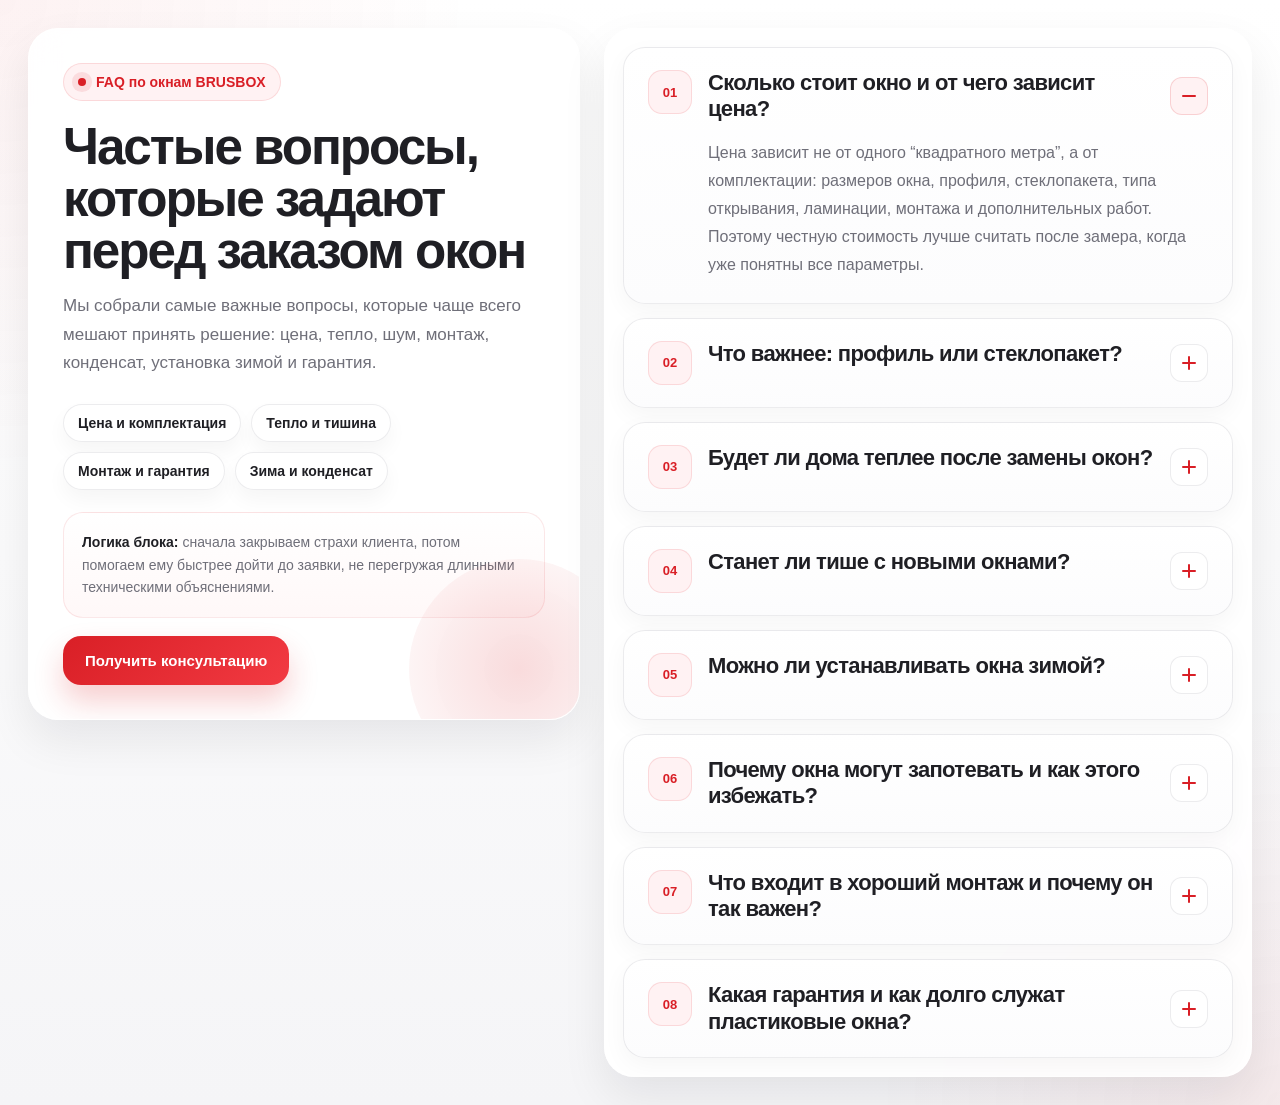
<file: faq.html>
<!DOCTYPE html>
<html lang="ru">
<head>
  <meta charset="UTF-8" />
  <meta name="viewport" content="width=device-width, initial-scale=1.0" />
  <title>FAQ — окна BRUSBOX</title>
  <style>
    :root {
      --bg: #f5f5f7;
      --card: #ffffff;
      --text: #1f1f24;
      --muted: #6f6f79;
      --line: rgba(15, 23, 42, 0.08);
      --red: #d91f26;
      --red-dark: #b9161d;
      --red-soft: #fff2f3;
      --shadow: 0 20px 45px rgba(18, 18, 28, 0.08);
      --radius-xl: 30px;
      --radius-lg: 22px;
      --radius-md: 18px;
      --transition: 260ms cubic-bezier(.2,.8,.2,1);
    }

    * { box-sizing: border-box; }

    html, body {
      margin: 0;
      padding: 0;
      font-family: Inter, Arial, sans-serif;
      background:
        radial-gradient(circle at top left, rgba(217,31,38,.06), transparent 28%),
        radial-gradient(circle at bottom right, rgba(217,31,38,.06), transparent 24%),
        linear-gradient(180deg, #ffffff 0%, var(--bg) 100%);
      color: var(--text);
    }

    body {
      padding: 28px;
    }

    .faq-wrap {
      max-width: 1320px;
      margin: 0 auto;
    }

    .faq-section {
      display: grid;
      grid-template-columns: 0.92fr 1.08fr;
      gap: 24px;
      align-items: start;
    }

    .faq-intro,
    .faq-list {
      background: rgba(255,255,255,.92);
      border: 1px solid rgba(255,255,255,.8);
      border-radius: var(--radius-xl);
      box-shadow: var(--shadow);
      backdrop-filter: blur(14px);
    }

    .faq-intro {
      position: sticky;
      top: 24px;
      padding: 34px;
      overflow: hidden;
    }

    .faq-intro::before {
      content: "";
      position: absolute;
      right: -50px;
      bottom: -60px;
      width: 220px;
      height: 220px;
      border-radius: 50%;
      background: radial-gradient(circle, rgba(217,31,38,.16), rgba(217,31,38,0));
      pointer-events: none;
    }

    .faq-kicker {
      display: inline-flex;
      align-items: center;
      gap: 10px;
      padding: 10px 14px;
      border-radius: 999px;
      background: var(--red-soft);
      color: var(--red);
      border: 1px solid rgba(217,31,38,.12);
      font-size: 14px;
      font-weight: 800;
    }

    .faq-kicker::before {
      content: "";
      width: 8px;
      height: 8px;
      border-radius: 50%;
      background: var(--red);
      box-shadow: 0 0 0 6px rgba(217,31,38,.1);
    }

    .faq-title {
      margin: 20px 0 14px;
      font-size: clamp(34px, 4vw, 54px);
      line-height: 1.02;
      letter-spacing: -0.04em;
      max-width: 560px;
    }

    .faq-text {
      margin: 0;
      max-width: 560px;
      color: var(--muted);
      font-size: 17px;
      line-height: 1.7;
    }

    .faq-chips {
      display: flex;
      flex-wrap: wrap;
      gap: 10px;
      margin-top: 26px;
    }

    .faq-chip {
      display: inline-flex;
      align-items: center;
      padding: 10px 14px;
      border-radius: 999px;
      background: #fff;
      border: 1px solid rgba(15,23,42,.08);
      color: var(--text);
      font-size: 14px;
      font-weight: 700;
      box-shadow: 0 10px 20px rgba(20,20,30,.04);
    }

    .faq-note {
      margin-top: 22px;
      padding: 18px 18px;
      border-radius: 20px;
      background: linear-gradient(180deg, #ffffff, #fff8f8);
      border: 1px solid rgba(217,31,38,.1);
      color: var(--muted);
      font-size: 14px;
      line-height: 1.6;
    }

    .faq-note strong {
      color: var(--text);
    }

    .faq-list {
      padding: 18px;
    }

    .faq-item {
      border: 1px solid rgba(15,23,42,.08);
      border-radius: 22px;
      background: linear-gradient(180deg, #ffffff, #fcfcfd);
      overflow: hidden;
      transition: box-shadow var(--transition), border-color var(--transition), transform var(--transition);
      box-shadow: 0 8px 24px rgba(20,20,30,.04);
    }

    .faq-item + .faq-item {
      margin-top: 14px;
    }

    .faq-item:hover {
      border-color: rgba(217,31,38,.16);
      box-shadow: 0 16px 32px rgba(217,31,38,.08);
      transform: translateY(-2px);
    }

    .faq-question {
      width: 100%;
      border: 0;
      background: transparent;
      text-align: left;
      padding: 22px 24px;
      display: flex;
      align-items: center;
      justify-content: space-between;
      gap: 16px;
      cursor: pointer;
      color: var(--text);
    }

    .faq-question-left {
      display: flex;
      align-items: flex-start;
      gap: 16px;
      min-width: 0;
    }

    .faq-index {
      min-width: 44px;
      height: 44px;
      border-radius: 14px;
      display: inline-flex;
      align-items: center;
      justify-content: center;
      background: var(--red-soft);
      color: var(--red);
      font-size: 13px;
      font-weight: 900;
      border: 1px solid rgba(217,31,38,.12);
      flex: 0 0 auto;
    }

    .faq-question-text {
      font-size: 22px;
      font-weight: 800;
      line-height: 1.2;
      letter-spacing: -0.03em;
    }

    .faq-icon {
      width: 38px;
      height: 38px;
      border-radius: 12px;
      background: #fff;
      border: 1px solid rgba(15,23,42,.08);
      position: relative;
      flex: 0 0 auto;
      transition: transform var(--transition), background var(--transition), border-color var(--transition);
    }

    .faq-icon::before,
    .faq-icon::after {
      content: "";
      position: absolute;
      top: 50%;
      left: 50%;
      background: var(--red);
      border-radius: 999px;
      transform: translate(-50%, -50%);
      transition: transform var(--transition), opacity var(--transition);
    }

    .faq-icon::before {
      width: 14px;
      height: 2px;
    }

    .faq-icon::after {
      width: 2px;
      height: 14px;
    }

    .faq-answer {
      display: grid;
      grid-template-rows: 0fr;
      transition: grid-template-rows var(--transition);
    }

    .faq-answer-inner {
      overflow: hidden;
    }

    .faq-answer-content {
      padding: 0 24px 24px 84px;
      color: var(--muted);
      font-size: 16px;
      line-height: 1.75;
      max-width: 820px;
    }

    .faq-item.active .faq-answer {
      grid-template-rows: 1fr;
    }

    .faq-item.active .faq-icon {
      background: var(--red-soft);
      border-color: rgba(217,31,38,.16);
      transform: rotate(180deg);
    }

    .faq-item.active .faq-icon::after {
      opacity: 0;
      transform: translate(-50%, -50%) scaleY(0);
    }

    .faq-item.active .faq-question {
      padding-bottom: 16px;
    }

    .faq-cta {
      margin-top: 18px;
      display: flex;
      justify-content: flex-start;
    }

    .faq-button {
      appearance: none;
      border: 0;
      border-radius: 18px;
      padding: 16px 22px;
      color: #fff;
      font-size: 15px;
      font-weight: 800;
      cursor: pointer;
      background: linear-gradient(135deg, var(--red), #f23a42);
      box-shadow: 0 16px 30px rgba(217,31,38,.22);
      transition: transform var(--transition), box-shadow var(--transition), background var(--transition);
    }

    .faq-button:hover {
      transform: translateY(-2px);
      box-shadow: 0 20px 36px rgba(217,31,38,.28);
      background: linear-gradient(135deg, var(--red-dark), var(--red));
    }

    @media (max-width: 1080px) {
      .faq-section {
        grid-template-columns: 1fr;
      }

      .faq-intro {
        position: static;
      }
    }

    @media (max-width: 760px) {
      body {
        padding: 14px;
      }

      .faq-intro,
      .faq-list {
        border-radius: 24px;
      }

      .faq-intro {
        padding: 24px;
      }

      .faq-list {
        padding: 12px;
      }

      .faq-question {
        padding: 18px 18px;
      }

      .faq-question-left {
        gap: 12px;
      }

      .faq-question-text {
        font-size: 18px;
      }

      .faq-answer-content {
        padding: 0 18px 18px 18px;
        font-size: 15px;
      }

      .faq-index {
        min-width: 38px;
        height: 38px;
        border-radius: 12px;
      }
    }
  </style>
</head>
<body>
  <div class="faq-wrap">
    <section class="faq-section">
      <div class="faq-intro">
        <div class="faq-kicker">FAQ по окнам BRUSBOX</div>
        <h2 class="faq-title">Частые вопросы, которые задают перед заказом окон</h2>
        <p class="faq-text">
          Мы собрали самые важные вопросы, которые чаще всего мешают принять решение: цена, тепло, шум,
          монтаж, конденсат, установка зимой и гарантия.
        </p>

        <div class="faq-chips">
          <div class="faq-chip">Цена и комплектация</div>
          <div class="faq-chip">Тепло и тишина</div>
          <div class="faq-chip">Монтаж и гарантия</div>
          <div class="faq-chip">Зима и конденсат</div>
        </div>

        <div class="faq-note">
          <strong>Логика блока:</strong> сначала закрываем страхи клиента, потом помогаем ему быстрее дойти до заявки,
          не перегружая длинными техническими объяснениями.
        </div>

        <div class="faq-cta">
          <button class="faq-button" type="button">Получить консультацию</button>
        </div>
      </div>

      <div class="faq-list" id="faqList">
        <div class="faq-item active">
          <button class="faq-question" type="button">
            <div class="faq-question-left">
              <div class="faq-index">01</div>
              <div class="faq-question-text">Сколько стоит окно и от чего зависит цена?</div>
            </div>
            <div class="faq-icon"></div>
          </button>
          <div class="faq-answer">
            <div class="faq-answer-inner">
              <div class="faq-answer-content">
                Цена зависит не от одного “квадратного метра”, а от комплектации: размеров окна, профиля,
                стеклопакета, типа открывания, ламинации, монтажа и дополнительных работ. Поэтому честную
                стоимость лучше считать после замера, когда уже понятны все параметры.
              </div>
            </div>
          </div>
        </div>

        <div class="faq-item">
          <button class="faq-question" type="button">
            <div class="faq-question-left">
              <div class="faq-index">02</div>
              <div class="faq-question-text">Что важнее: профиль или стеклопакет?</div>
            </div>
            <div class="faq-icon"></div>
          </button>
          <div class="faq-answer">
            <div class="faq-answer-inner">
              <div class="faq-answer-content">
                Важны оба элемента, но работают они в связке. Профиль отвечает за жёсткость, герметичность
                и основу конструкции, а стеклопакет сильно влияет на тепло и шум. Поэтому правильно выбирать
                не “лучший профиль отдельно”, а окно как готовую систему под вашу задачу.
              </div>
            </div>
          </div>
        </div>

        <div class="faq-item">
          <button class="faq-question" type="button">
            <div class="faq-question-left">
              <div class="faq-index">03</div>
              <div class="faq-question-text">Будет ли дома теплее после замены окон?</div>
            </div>
            <div class="faq-icon"></div>
          </button>
          <div class="faq-answer">
            <div class="faq-answer-inner">
              <div class="faq-answer-content">
                Да, если окно подобрано под условия квартиры или дома и установлено без ошибок. Обычно
                эффект заметен за счёт лучшей герметичности, отсутствия сквозняков и более тёплого стеклопакета.
                Для холодных помещений особенно важно не экономить на комплектации и монтаже.
              </div>
            </div>
          </div>
        </div>

        <div class="faq-item">
          <button class="faq-question" type="button">
            <div class="faq-question-left">
              <div class="faq-index">04</div>
              <div class="faq-question-text">Станет ли тише с новыми окнами?</div>
            </div>
            <div class="faq-icon"></div>
          </button>
          <div class="faq-answer">
            <div class="faq-answer-inner">
              <div class="faq-answer-content">
                Обычно да, но уровень тишины зависит не только от профиля. Имеют значение сам стеклопакет,
                герметичность, качество уплотнения и монтаж. Если окна выходят на дорогу или шумный двор,
                лучше сразу подбирать решение с упором именно на шумоизоляцию, а не брать “обычный вариант”.
              </div>
            </div>
          </div>
        </div>

        <div class="faq-item">
          <button class="faq-question" type="button">
            <div class="faq-question-left">
              <div class="faq-index">05</div>
              <div class="faq-question-text">Можно ли устанавливать окна зимой?</div>
            </div>
            <div class="faq-icon"></div>
          </button>
          <div class="faq-answer">
            <div class="faq-answer-inner">
              <div class="faq-answer-content">
                Можно, если монтаж выполняется по технологии и с материалами, рассчитанными на холодный сезон.
                Важно, чтобы компания соблюдала температурный режим, правильно готовила проём и не работала
                “на скорую руку”. Если на улице слишком холодно для качественного монтажа, день установки
                лучше перенести.
              </div>
            </div>
          </div>
        </div>

        <div class="faq-item">
          <button class="faq-question" type="button">
            <div class="faq-question-left">
              <div class="faq-index">06</div>
              <div class="faq-question-text">Почему окна могут запотевать и как этого избежать?</div>
            </div>
            <div class="faq-icon"></div>
          </button>
          <div class="faq-answer">
            <div class="faq-answer-inner">
              <div class="faq-answer-content">
                Запотевание не всегда говорит о “плохом окне”. Причиной могут быть влажность в помещении,
                слабое проветривание, холодный монтажный шов или ошибки установки. Если на стекле иногда
                появляются капли в сильный мороз — это одно. Если есть постоянная сырость, лужи, лёд или
                плесень на откосах — это уже повод проверять монтаж и микроклимат.
              </div>
            </div>
          </div>
        </div>

        <div class="faq-item">
          <button class="faq-question" type="button">
            <div class="faq-question-left">
              <div class="faq-index">07</div>
              <div class="faq-question-text">Что входит в хороший монтаж и почему он так важен?</div>
            </div>
            <div class="faq-icon"></div>
          </button>
          <div class="faq-answer">
            <div class="faq-answer-inner">
              <div class="faq-answer-content">
                Хороший монтаж — это не просто “поставили и запенили”. Важно правильно подготовить проём,
                ровно выставить окно, надёжно закрепить его, грамотно защитить монтажный шов и отрегулировать
                створки. Даже качественное окно может дуть, промерзать или запотевать, если монтаж выполнен
                с нарушениями.
              </div>
            </div>
          </div>
        </div>

        <div class="faq-item">
          <button class="faq-question" type="button">
            <div class="faq-question-left">
              <div class="faq-index">08</div>
              <div class="faq-question-text">Какая гарантия и как долго служат пластиковые окна?</div>
            </div>
            <div class="faq-icon"></div>
          </button>
          <div class="faq-answer">
            <div class="faq-answer-inner">
              <div class="faq-answer-content">
                Хорошие окна служат много лет, но срок зависит от комплектующих, сборки, монтажа и ухода.
                При заказе лучше сразу уточнять отдельно гарантию на само изделие, на монтаж и на фурнитуру.
                Это помогает избежать ситуации, когда продавец отвечает только за часть работы, а не за результат в целом.
              </div>
            </div>
          </div>
        </div>
      </div>
    </section>
  </div>

  <script>
    const items = document.querySelectorAll('.faq-item');

    items.forEach((item) => {
      const button = item.querySelector('.faq-question');

      button.addEventListener('click', () => {
        const isActive = item.classList.contains('active');

        items.forEach((el) => el.classList.remove('active'));

        if (!isActive) {
          item.classList.add('active');
        }
      });
    });
  </script>
</body>
</html>
</file>
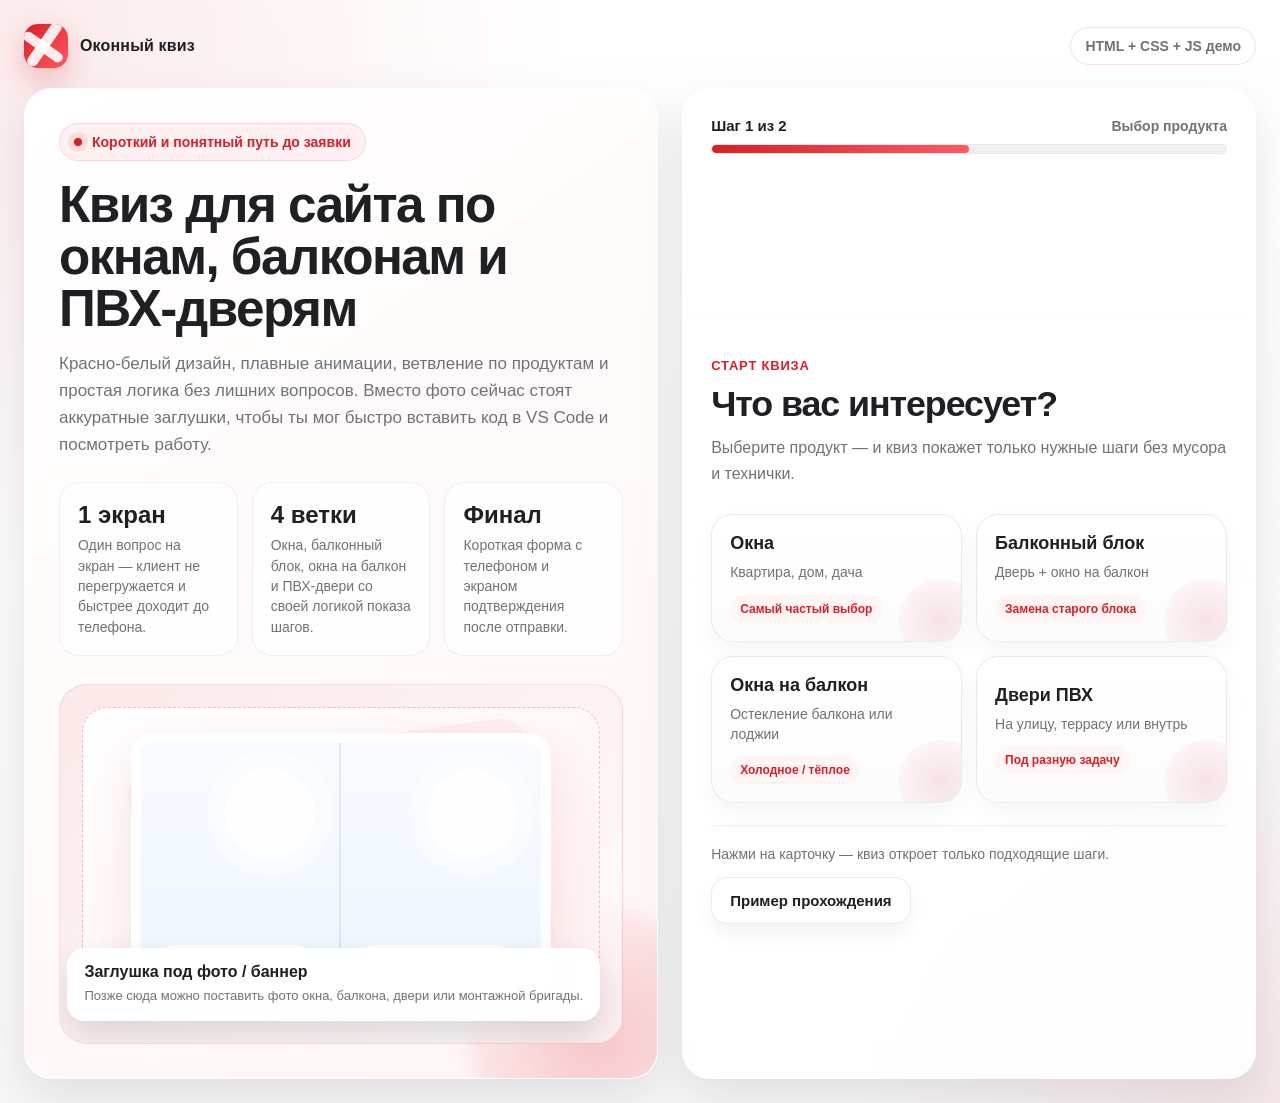
<file: калькулятор.html>
<!DOCTYPE html>
<html lang="ru">
<head>
  <meta charset="UTF-8" />
  <meta name="viewport" content="width=device-width, initial-scale=1.0" />
  <title>Квиз для оконного сайта</title>
  <style>
    :root {
      --bg: #f7f7f8;
      --card: rgba(255,255,255,.92);
      --card-strong: #ffffff;
      --text: #1f1f24;
      --muted: #71717a;
      --line: rgba(15, 23, 42, 0.08);
      --red: #d91f26;
      --red-dark: #b9161d;
      --red-soft: #fff1f2;
      --shadow: 0 18px 45px rgba(20, 20, 30, 0.10);
      --radius-xl: 28px;
      --radius-lg: 22px;
      --radius-md: 18px;
      --radius-sm: 14px;
      --transition: 280ms cubic-bezier(.2,.8,.2,1);
    }

    * { box-sizing: border-box; }

    html, body {
      margin: 0;
      padding: 0;
      min-height: 100%;
      font-family: Inter, Arial, sans-serif;
      background:
        radial-gradient(circle at top left, rgba(217,31,38,.09), transparent 34%),
        radial-gradient(circle at bottom right, rgba(217,31,38,.08), transparent 26%),
        linear-gradient(180deg, #ffffff 0%, #f7f7f8 100%);
      color: var(--text);
    }

    body {
      padding: 24px;
    }

    .page {
      max-width: 1320px;
      margin: 0 auto;
    }

    .topbar {
      display: flex;
      align-items: center;
      justify-content: space-between;
      gap: 16px;
      margin-bottom: 20px;
    }

    .brand {
      display: inline-flex;
      align-items: center;
      gap: 12px;
      font-weight: 800;
      letter-spacing: .01em;
    }

    .brand-mark {
      width: 44px;
      height: 44px;
      border-radius: 14px;
      background: linear-gradient(135deg, var(--red), #ff5a60);
      box-shadow: 0 12px 30px rgba(217,31,38,.26);
      position: relative;
      overflow: hidden;
    }

    .brand-mark::before,
    .brand-mark::after {
      content: "";
      position: absolute;
      background: rgba(255,255,255,.9);
      border-radius: 999px;
    }

    .brand-mark::before {
      width: 11px;
      height: 52px;
      transform: rotate(35deg);
      top: -6px;
      left: 15px;
    }

    .brand-mark::after {
      width: 46px;
      height: 10px;
      transform: rotate(35deg);
      top: 18px;
      left: -4px;
    }

    .badge {
      padding: 10px 14px;
      border-radius: 999px;
      background: rgba(255,255,255,.8);
      border: 1px solid rgba(217,31,38,.14);
      color: var(--muted);
      font-size: 14px;
      font-weight: 600;
      backdrop-filter: blur(10px);
    }

    .shell {
      display: grid;
      grid-template-columns: 1.05fr .95fr;
      gap: 24px;
      align-items: stretch;
    }

    .hero,
    .quiz-card {
      border-radius: var(--radius-xl);
      border: 1px solid rgba(255,255,255,.7);
      background: var(--card);
      box-shadow: var(--shadow);
      backdrop-filter: blur(20px);
      overflow: hidden;
      min-height: 720px;
    }

    .hero {
      position: relative;
      padding: 34px;
      display: flex;
      flex-direction: column;
      justify-content: space-between;
      background:
        linear-gradient(145deg, #ffffff 0%, #fff5f5 100%);
    }

    .hero::before {
      content: "";
      position: absolute;
      inset: auto -70px -90px auto;
      width: 260px;
      height: 260px;
      border-radius: 50%;
      background: radial-gradient(circle, rgba(217,31,38,.22), rgba(217,31,38,0));
      filter: blur(8px);
    }

    .eyebrow {
      display: inline-flex;
      width: fit-content;
      align-items: center;
      gap: 10px;
      padding: 10px 14px;
      border-radius: 999px;
      background: var(--red-soft);
      color: var(--red);
      font-weight: 700;
      font-size: 14px;
      border: 1px solid rgba(217,31,38,.12);
    }

    .eyebrow-dot {
      width: 8px;
      height: 8px;
      border-radius: 50%;
      background: var(--red);
      box-shadow: 0 0 0 6px rgba(217,31,38,.1);
    }

    .hero h1 {
      margin: 18px 0 14px;
      font-size: clamp(32px, 4vw, 54px);
      line-height: 1.02;
      letter-spacing: -0.03em;
    }

    .hero p {
      margin: 0;
      max-width: 640px;
      color: var(--muted);
      font-size: 17px;
      line-height: 1.6;
    }

    .hero-grid {
      display: grid;
      grid-template-columns: repeat(3, 1fr);
      gap: 14px;
      margin-top: 24px;
    }

    .hero-stat {
      background: rgba(255,255,255,.74);
      border: 1px solid rgba(15,23,42,.06);
      border-radius: 20px;
      padding: 18px;
    }

    .hero-stat strong {
      display: block;
      font-size: 24px;
      margin-bottom: 6px;
    }

    .hero-stat span {
      color: var(--muted);
      font-size: 14px;
      line-height: 1.45;
    }

    .placeholder-wrap {
      margin-top: 28px;
      position: relative;
      min-height: 360px;
      border-radius: 28px;
      overflow: hidden;
      background:
        linear-gradient(145deg, rgba(217,31,38,.08), rgba(255,255,255,.75));
      border: 1px solid rgba(217,31,38,.12);
    }

    .placeholder-main {
      position: absolute;
      inset: 22px;
      border-radius: 26px;
      background: linear-gradient(145deg, #ffffff, #fff1f2);
      border: 1px dashed rgba(217,31,38,.28);
      display: grid;
      place-items: center;
      overflow: hidden;
    }

    .placeholder-main::before {
      content: "";
      position: absolute;
      width: 78%;
      height: 78%;
      border-radius: 28px;
      background: linear-gradient(135deg, rgba(217,31,38,.08), rgba(217,31,38,.02));
      transform: rotate(-8deg);
    }

    .window-graphic {
      position: relative;
      width: min(82%, 420px);
      aspect-ratio: 16 / 10;
      border-radius: 22px;
      background: linear-gradient(180deg, #ffffff, #f8fafc);
      border: 10px solid #ffffff;
      box-shadow:
        0 20px 50px rgba(217,31,38,.12),
        inset 0 0 0 1px rgba(15,23,42,.08);
      display: grid;
      grid-template-columns: 1fr 1fr;
      overflow: hidden;
      z-index: 2;
    }

    .window-graphic .pane {
      position: relative;
      background:
        linear-gradient(180deg, #f8fbff 0%, #eef6ff 100%);
      border-right: 2px solid rgba(15,23,42,.08);
    }

    .window-graphic .pane:last-child { border-right: 0; }

    .window-graphic .pane::before,
    .window-graphic .pane::after {
      content: "";
      position: absolute;
      background: rgba(255,255,255,.88);
      border-radius: 999px;
    }

    .window-graphic .pane::before {
      width: 90px;
      height: 90px;
      top: 26px;
      right: 24px;
      box-shadow: 0 0 0 18px rgba(255,255,255,.35);
    }

    .window-graphic .pane::after {
      width: 140px;
      height: 12px;
      bottom: 28px;
      left: 24px;
    }

    .floating-card {
      position: absolute;
      bottom: 22px;
      right: 22px;
      z-index: 3;
      background: rgba(255,255,255,.95);
      border-radius: 18px;
      padding: 14px 16px;
      box-shadow: 0 16px 35px rgba(20,20,30,.14);
      border: 1px solid rgba(255,255,255,.85);
      min-width: 220px;
      animation: float 4.5s ease-in-out infinite;
    }

    .floating-card strong {
      display: block;
      font-size: 16px;
      margin-bottom: 6px;
    }

    .floating-card span {
      display: block;
      color: var(--muted);
      font-size: 13px;
      line-height: 1.45;
    }

    .quiz-card {
      padding: 28px;
      display: flex;
      flex-direction: column;
      position: relative;
      background: linear-gradient(180deg, rgba(255,255,255,.96) 0%, rgba(255,255,255,.90) 100%);
    }

    .quiz-top {
      display: flex;
      gap: 16px;
      align-items: center;
      justify-content: space-between;
      margin-bottom: 22px;
      flex-wrap: wrap;
    }

    .progress-block {
      flex: 1 1 320px;
    }

    .progress-row {
      display: flex;
      align-items: center;
      justify-content: space-between;
      gap: 12px;
      margin-bottom: 10px;
    }

    .progress-row strong {
      font-size: 15px;
    }

    .progress-row span {
      color: var(--muted);
      font-size: 14px;
      font-weight: 600;
    }

    .progress {
      position: relative;
      height: 10px;
      border-radius: 999px;
      background: #f1f2f4;
      overflow: hidden;
      border: 1px solid rgba(15,23,42,.05);
    }

    .progress-fill {
      width: 20%;
      height: 100%;
      border-radius: inherit;
      background: linear-gradient(90deg, var(--red), #ff5a60);
      transition: width var(--transition);
      box-shadow: 0 8px 18px rgba(217,31,38,.28);
    }

    .summary-pills {
      display: flex;
      flex-wrap: wrap;
      gap: 8px;
      margin-top: 14px;
      min-height: 42px;
    }

    .pill {
      display: inline-flex;
      align-items: center;
      gap: 8px;
      padding: 9px 12px;
      border-radius: 999px;
      background: #fff5f5;
      border: 1px solid rgba(217,31,38,.12);
      color: #a7191f;
      font-size: 13px;
      font-weight: 700;
      animation: popIn .22s ease;
    }

    .question-shell {
      flex: 1;
      display: flex;
      flex-direction: column;
      justify-content: center;
      position: relative;
    }

    .question-view {
      animation: enter .32s ease;
    }

    .question-meta {
      color: var(--red);
      font-size: 13px;
      font-weight: 800;
      letter-spacing: .06em;
      text-transform: uppercase;
      margin-bottom: 12px;
    }

    .question-title {
      margin: 0;
      font-size: clamp(26px, 2.8vw, 38px);
      line-height: 1.08;
      letter-spacing: -0.03em;
    }

    .question-desc {
      color: var(--muted);
      line-height: 1.6;
      margin: 12px 0 0;
      max-width: 560px;
      font-size: 16px;
    }

    .options-grid {
      display: grid;
      grid-template-columns: repeat(2, minmax(0, 1fr));
      gap: 14px;
      margin-top: 28px;
    }

    .option {
      position: relative;
      width: 100%;
      text-align: left;
      padding: 18px 18px 18px 18px;
      border-radius: 22px;
      border: 1px solid rgba(15,23,42,.08);
      background: linear-gradient(180deg, #ffffff, #fcfcfd);
      color: var(--text);
      cursor: pointer;
      transition: transform var(--transition), box-shadow var(--transition), border-color var(--transition), background var(--transition);
      min-height: 108px;
      box-shadow: 0 10px 25px rgba(20,20,30,.04);
      overflow: hidden;
    }

    .option:hover {
      transform: translateY(-3px);
      border-color: rgba(217,31,38,.22);
      box-shadow: 0 18px 35px rgba(217,31,38,.10);
      background: linear-gradient(180deg, #ffffff, #fff7f7);
    }

    .option::after {
      content: "";
      position: absolute;
      inset: auto -22px -22px auto;
      width: 84px;
      height: 84px;
      border-radius: 50%;
      background: radial-gradient(circle, rgba(217,31,38,.12), rgba(217,31,38,0));
    }

    .option-title {
      font-size: 18px;
      font-weight: 800;
      margin-bottom: 8px;
      position: relative;
      z-index: 1;
    }

    .option-sub {
      color: var(--muted);
      font-size: 14px;
      line-height: 1.45;
      position: relative;
      z-index: 1;
    }

    .option-tag {
      margin-top: 12px;
      display: inline-flex;
      align-items: center;
      padding: 7px 10px;
      border-radius: 999px;
      background: #fff5f5;
      color: var(--red);
      font-size: 12px;
      font-weight: 800;
      position: relative;
      z-index: 1;
    }

    .controls {
      display: flex;
      align-items: center;
      justify-content: space-between;
      gap: 12px;
      margin-top: 22px;
      padding-top: 18px;
      border-top: 1px solid rgba(15,23,42,.06);
      flex-wrap: wrap;
    }

    .control-left,
    .control-right {
      display: flex;
      align-items: center;
      gap: 12px;
      flex-wrap: wrap;
    }

    .btn {
      appearance: none;
      border: 0;
      border-radius: 16px;
      padding: 14px 18px;
      font-size: 15px;
      font-weight: 800;
      cursor: pointer;
      transition: transform var(--transition), opacity var(--transition), box-shadow var(--transition), background var(--transition);
    }

    .btn:active { transform: translateY(1px) scale(.99); }

    .btn-primary {
      color: #fff;
      background: linear-gradient(135deg, var(--red), #f23a42);
      box-shadow: 0 16px 30px rgba(217,31,38,.22);
    }

    .btn-primary:hover {
      background: linear-gradient(135deg, var(--red-dark), var(--red));
      box-shadow: 0 20px 36px rgba(217,31,38,.28);
      transform: translateY(-2px);
    }

    .btn-secondary {
      color: var(--text);
      background: #fff;
      border: 1px solid rgba(15,23,42,.08);
      box-shadow: 0 10px 20px rgba(20,20,30,.05);
    }

    .btn-secondary:hover {
      transform: translateY(-2px);
      box-shadow: 0 14px 28px rgba(20,20,30,.08);
    }

    .muted-note {
      color: var(--muted);
      font-size: 14px;
      line-height: 1.5;
    }

    .form-card {
      margin-top: 28px;
      padding: 24px;
      border-radius: 24px;
      background: linear-gradient(180deg, #ffffff, #fff7f7);
      border: 1px solid rgba(217,31,38,.10);
      box-shadow: inset 0 1px 0 rgba(255,255,255,.9), 0 18px 30px rgba(217,31,38,.06);
    }

    .form-grid {
      display: grid;
      grid-template-columns: 1fr auto;
      gap: 14px;
      margin-top: 18px;
    }

    .input {
      width: 100%;
      border: 1px solid rgba(15,23,42,.10);
      border-radius: 18px;
      padding: 18px 18px;
      font-size: 17px;
      outline: none;
      transition: border-color var(--transition), box-shadow var(--transition);
      background: #ffffff;
      color: var(--text);
      min-height: 58px;
    }

    .input:focus {
      border-color: rgba(217,31,38,.45);
      box-shadow: 0 0 0 5px rgba(217,31,38,.10);
    }

    .hint {
      color: var(--muted);
      font-size: 13px;
      line-height: 1.5;
      margin-top: 12px;
    }

    .success {
      display: grid;
      place-items: center;
      text-align: center;
      min-height: 100%;
      animation: enter .35s ease;
    }

    .success-box {
      max-width: 520px;
      padding: 26px;
      border-radius: 28px;
      background: linear-gradient(180deg, #ffffff, #fff7f7);
      border: 1px solid rgba(217,31,38,.12);
      box-shadow: 0 26px 50px rgba(217,31,38,.10);
    }

    .success-icon {
      width: 84px;
      height: 84px;
      margin: 0 auto 18px;
      border-radius: 24px;
      background: linear-gradient(135deg, var(--red), #ff5a60);
      display: grid;
      place-items: center;
      color: white;
      font-size: 38px;
      box-shadow: 0 18px 34px rgba(217,31,38,.24);
    }

    .success h3 {
      margin: 0 0 10px;
      font-size: 32px;
      line-height: 1.05;
      letter-spacing: -0.03em;
    }

    .success p {
      margin: 0;
      color: var(--muted);
      line-height: 1.6;
      font-size: 16px;
    }

    .success-list {
      display: flex;
      flex-wrap: wrap;
      gap: 10px;
      justify-content: center;
      margin-top: 18px;
    }

    .ghost-card {
      display: inline-flex;
      gap: 8px;
      align-items: center;
      border-radius: 999px;
      padding: 10px 14px;
      background: #fff;
      border: 1px solid rgba(15,23,42,.08);
      color: var(--text);
      font-size: 14px;
      font-weight: 700;
    }

    .footer-note {
      text-align: center;
      color: var(--muted);
      font-size: 13px;
      margin-top: 18px;
    }

    @keyframes enter {
      from {
        opacity: 0;
        transform: translateY(10px) scale(.99);
      }
      to {
        opacity: 1;
        transform: translateY(0) scale(1);
      }
    }

    @keyframes popIn {
      from {
        opacity: 0;
        transform: scale(.92);
      }
      to {
        opacity: 1;
        transform: scale(1);
      }
    }

    @keyframes float {
      0%, 100% { transform: translateY(0); }
      50% { transform: translateY(-8px); }
    }

    @media (max-width: 1120px) {
      .shell {
        grid-template-columns: 1fr;
      }

      .hero,
      .quiz-card {
        min-height: auto;
      }

      .hero-grid {
        grid-template-columns: 1fr;
      }
    }

    @media (max-width: 760px) {
      body { padding: 14px; }
      .hero, .quiz-card { padding: 20px; border-radius: 24px; }
      .placeholder-wrap { min-height: 260px; }
      .options-grid,
      .form-grid { grid-template-columns: 1fr; }
      .question-title { font-size: 28px; }
      .topbar { margin-bottom: 14px; }
      .floating-card { min-width: auto; left: 16px; right: 16px; }
    }
  </style>
</head>
<body>
  <div class="page">
    <div class="topbar">
      <div class="brand">
        <div class="brand-mark"></div>
        <div>Оконный квиз</div>
      </div>
      <div class="badge">HTML + CSS + JS демо</div>
    </div>

    <div class="shell">
      <section class="hero">
        <div>
          <div class="eyebrow"><span class="eyebrow-dot"></span> Короткий и понятный путь до заявки</div>
          <h1>Квиз для сайта по окнам, балконам и ПВХ-дверям</h1>
          <p>
            Красно-белый дизайн, плавные анимации, ветвление по продуктам и простая логика без лишних вопросов.
            Вместо фото сейчас стоят аккуратные заглушки, чтобы ты мог быстро вставить код в VS Code и посмотреть работу.
          </p>
          <div class="hero-grid">
            <div class="hero-stat">
              <strong>1 экран</strong>
              <span>Один вопрос на экран — клиент не перегружается и быстрее доходит до телефона.</span>
            </div>
            <div class="hero-stat">
              <strong>4 ветки</strong>
              <span>Окна, балконный блок, окна на балкон и ПВХ-двери со своей логикой показа шагов.</span>
            </div>
            <div class="hero-stat">
              <strong>Финал</strong>
              <span>Короткая форма с телефоном и экраном подтверждения после отправки.</span>
            </div>
          </div>
        </div>

        <div class="placeholder-wrap">
          <div class="placeholder-main">
            <div class="window-graphic">
              <div class="pane"></div>
              <div class="pane"></div>
            </div>
          </div>
          <div class="floating-card">
            <strong>Заглушка под фото / баннер</strong>
            <span>Позже сюда можно поставить фото окна, балкона, двери или монтажной бригады.</span>
          </div>
        </div>
      </section>

      <section class="quiz-card">
        <div class="quiz-top">
          <div class="progress-block">
            <div class="progress-row">
              <strong id="progressLabel">Шаг 1 из 5</strong>
              <span id="progressHint">Выбор продукта</span>
            </div>
            <div class="progress">
              <div class="progress-fill" id="progressFill"></div>
            </div>
            <div class="summary-pills" id="summaryPills"></div>
          </div>
        </div>

        <div class="question-shell" id="app"></div>
      </section>
    </div>
  </div>

  <script>
    const QUIZ = {
      product: {
        title: 'Что вас интересует?',
        description: 'Выберите продукт — и квиз покажет только нужные шаги без мусора и технички.',
        hint: 'Выбор продукта',
        options: [
          { value: 'windows', label: 'Окна', sub: 'Квартира, дом, дача', tag: 'Самый частый выбор' },
          { value: 'balconyBlock', label: 'Балконный блок', sub: 'Дверь + окно на балкон', tag: 'Замена старого блока' },
          { value: 'balconyWindows', label: 'Окна на балкон', sub: 'Остекление балкона или лоджии', tag: 'Холодное / тёплое' },
          { value: 'doors', label: 'Двери ПВХ', sub: 'На улицу, террасу или внутрь', tag: 'Под разную задачу' }
        ]
      },
      branches: {
        windows: [
          {
            key: 'place',
            title: 'Куда нужны окна?',
            description: 'Это помогает понять контекст заявки и подобрать вариант быстрее.',
            hint: 'Окна · место установки',
            options: [
              { value: 'Квартира', label: 'В квартиру', sub: 'Для многоэтажки или жилого дома' },
              { value: 'Частный дом', label: 'В частный дом', sub: 'Окна для дома или коттеджа' },
              { value: 'Дача', label: 'На дачу', sub: 'Сезонное или постоянное проживание' },
              { value: 'Не знаю', label: 'Не знаю', sub: 'Нужна помощь с выбором' }
            ]
          },
          {
            key: 'type',
            title: 'Какое окно нужно?',
            description: 'Лучше сразу уточнить тип окна, чем спрашивать количество.',
            hint: 'Окна · тип окна',
            options: [
              { value: 'Одностворчатое', label: 'Одностворчатое', sub: 'Компактный стандартный вариант' },
              { value: 'Двухстворчатое', label: 'Двухстворчатое', sub: 'Один из самых частых вариантов' },
              { value: 'Трёхстворчатое', label: 'Трёхстворчатое', sub: 'Для широких оконных проёмов' },
              { value: 'Несколько разных / не знаю', label: 'Несколько разных / не знаю', sub: 'Если вариантов несколько или нужна помощь' }
            ]
          },
          {
            key: 'scope',
            title: 'Что нужно по работам?',
            description: 'Чтобы менеджер сразу понял объём работ и формат заявки.',
            hint: 'Окна · объём работ',
            options: [
              { value: 'Только окна', label: 'Только окна', sub: 'Без монтажа и дополнительных работ' },
              { value: 'Окна с установкой', label: 'Окна с установкой', sub: 'Изготовление и монтаж' },
              { value: 'Под ключ', label: 'Под ключ', sub: 'Максимально полный вариант' },
              { value: 'Нужна консультация', label: 'Нужна консультация', sub: 'Помогите понять, что лучше' }
            ]
          }
        ],
        balconyBlock: [
          {
            key: 'condition',
            title: 'Это замена старого блока или новый проём?',
            description: 'Простой бытовой вопрос, который клиент понимает без лишних пояснений.',
            hint: 'Балконный блок · ситуация',
            options: [
              { value: 'Замена старого блока', label: 'Замена старого блока', sub: 'Чаще всего деревянный или старый пластиковый' },
              { value: 'Новый проём / новостройка', label: 'Новый проём / новостройка', sub: 'Если блок ставится впервые' },
              { value: 'Не знаю', label: 'Не знаю', sub: 'Нужна консультация специалиста' }
            ]
          },
          {
            key: 'scope',
            title: 'Что нужно?',
            description: 'Покажем только понятные варианты без перегруза деталями.',
            hint: 'Балконный блок · объём работ',
            options: [
              { value: 'Только балконный блок', label: 'Только балконный блок', sub: 'Без дополнительных работ' },
              { value: 'Балконный блок с установкой', label: 'С установкой', sub: 'Демонтаж старого и монтаж нового' },
              { value: 'Под ключ', label: 'Под ключ', sub: 'Полный вариант работ' },
              { value: 'Нужна консультация', label: 'Нужна консультация', sub: 'Пока не уверен(а), что лучше' }
            ]
          },
          {
            key: 'variant',
            title: 'Какой вариант нужен?',
            description: 'Последний короткий шаг, чтобы лучше понять ожидание клиента.',
            hint: 'Балконный блок · вариант',
            options: [
              { value: 'Стандартный', label: 'Стандартный', sub: 'Обычный понятный вариант' },
              { value: 'Потеплее', label: 'Потеплее', sub: 'Если важнее сохранить тепло' },
              { value: 'Не знаю, нужна помощь', label: 'Не знаю, нужна помощь', sub: 'Помогите подобрать' }
            ]
          }
        ],
        balconyWindows: [
          {
            key: 'shape',
            title: 'Какой у вас балкон?',
            description: 'Форма балкона влияет на расчёт, но вопрос остаётся максимально простым.',
            hint: 'Балкон · форма',
            options: [
              { value: 'Прямой', label: 'Прямой', sub: 'Стандартный прямой балкон' },
              { value: 'Угловой', label: 'Угловой', sub: 'Балкон с поворотом' },
              { value: 'П-образный', label: 'П-образный', sub: 'Остекление с тремя сторонами' },
              { value: 'Не знаю', label: 'Не знаю', sub: 'Нужна консультация' }
            ]
          },
          {
            key: 'glazing',
            title: 'Какое остекление нужно?',
            description: 'Это один из самых полезных вопросов в ветке балкона.',
            hint: 'Балкон · тип остекления',
            options: [
              { value: 'Холодное', label: 'Холодное', sub: 'Для защиты от ветра, осадков и пыли' },
              { value: 'Тёплое', label: 'Тёплое', sub: 'Если нужен более комфортный балкон' },
              { value: 'Не знаю / нужна консультация', label: 'Не знаю / нужна консультация', sub: 'Помогите выбрать вариант' }
            ]
          },
          {
            key: 'scope',
            title: 'Что нужно по работам?',
            description: 'Так менеджеру сразу понятнее объём будущей работы.',
            hint: 'Балкон · объём работ',
            options: [
              { value: 'Только остекление', label: 'Только остекление', sub: 'Без отделки и допработ' },
              { value: 'Остекление + отделка', label: 'Остекление + отделка', sub: 'Если нужна отделка вместе с окнами' },
              { value: 'Под ключ', label: 'Под ключ', sub: 'Полный вариант работ' },
              { value: 'Пока не решил(а)', label: 'Пока не решил(а)', sub: 'Нужна консультация' }
            ]
          }
        ],
        doors: [
          {
            key: 'place',
            title: 'Куда нужна дверь?',
            description: 'Сначала лучше уточнить назначение двери, а не перегружать деталями.',
            hint: 'Двери · место установки',
            options: [
              { value: 'На улицу', label: 'На улицу', sub: 'Для входа, тамбура или улицы' },
              { value: 'На балкон / террасу', label: 'На балкон / террасу', sub: 'Для выхода на улицу или во двор' },
              { value: 'Внутрь помещения', label: 'Внутрь помещения', sub: 'Для внутренних переходов' },
              { value: 'Не знаю', label: 'Не знаю', sub: 'Нужна консультация' }
            ]
          },
          {
            key: 'type',
            title: 'Какая дверь нужна?',
            description: 'Клиенту проще отвечать на понятные визуальные варианты.',
            hint: 'Двери · тип',
            options: [
              { value: 'Одностворчатая', label: 'Одностворчатая', sub: 'Самый частый вариант' },
              { value: 'Двухстворчатая', label: 'Двухстворчатая', sub: 'Для более широкого проёма' },
              { value: 'Со стеклом', label: 'Со стеклом', sub: 'Если хочется больше света' },
              { value: 'Не знаю', label: 'Не знаю', sub: 'Помогите определить тип' }
            ]
          },
          {
            key: 'scope',
            title: 'Что нужно по работам?',
            description: 'Последний шаг перед формой — максимально простой и прикладной.',
            hint: 'Двери · объём работ',
            options: [
              { value: 'Только дверь', label: 'Только дверь', sub: 'Без монтажа и дополнительных работ' },
              { value: 'Дверь с установкой', label: 'С установкой', sub: 'Изготовление и монтаж' },
              { value: 'Под ключ', label: 'Под ключ', sub: 'Максимально полный вариант' },
              { value: 'Нужна консультация', label: 'Нужна консультация', sub: 'Помогите подобрать решение' }
            ]
          }
        ]
      }
    };

    const app = document.getElementById('app');
    const progressFill = document.getElementById('progressFill');
    const progressLabel = document.getElementById('progressLabel');
    const progressHint = document.getElementById('progressHint');
    const summaryPills = document.getElementById('summaryPills');

    const state = {
      product: null,
      stepIndex: 0,
      answers: {},
      submitted: false,
      phone: ''
    };

    function getBranchSteps() {
      return state.product ? QUIZ.branches[state.product] : [];
    }

    function getTotalSteps() {
      return 1 + getBranchSteps().length + 1;
    }

    function getCurrentStepNumber() {
      if (!state.product) return 1;
      return Math.min(state.stepIndex + 2, getTotalSteps());
    }

    function currentHint() {
      if (!state.product) return QUIZ.product.hint;
      const branchSteps = getBranchSteps();
      if (state.stepIndex < branchSteps.length) return branchSteps[state.stepIndex].hint;
      return 'Форма заявки';
    }

    function formatLabel(productKey) {
      const map = {
        windows: 'Окна',
        balconyBlock: 'Балконный блок',
        balconyWindows: 'Окна на балкон',
        doors: 'Двери ПВХ'
      };
      return map[productKey] || productKey;
    }

    function renderSummary() {
      summaryPills.innerHTML = '';
      if (state.product) {
        addPill(formatLabel(state.product));
      }

      const branchSteps = getBranchSteps();
      branchSteps.forEach(step => {
        const value = state.answers[step.key];
        if (value) addPill(value);
      });
    }

    function addPill(text) {
      const pill = document.createElement('div');
      pill.className = 'pill';
      pill.textContent = text;
      summaryPills.appendChild(pill);
    }

    function renderProgress() {
      const total = getTotalSteps();
      const current = state.submitted ? total : getCurrentStepNumber();
      const percent = Math.max(20, (current / total) * 100);
      progressFill.style.width = percent + '%';
      progressLabel.textContent = `Шаг ${current} из ${total}`;
      progressHint.textContent = currentHint();
    }

    function optionCard(option, onClick) {
      return `
        <button class="option" data-value="${escapeHtml(option.value)}">
          <div class="option-title">${escapeHtml(option.label)}</div>
          ${option.sub ? `<div class="option-sub">${escapeHtml(option.sub)}</div>` : ''}
          ${option.tag ? `<div class="option-tag">${escapeHtml(option.tag)}</div>` : ''}
        </button>
      `;
    }

    function renderProductStep() {
      app.innerHTML = `
        <div class="question-view">
          <div class="question-meta">Старт квиза</div>
          <h2 class="question-title">${QUIZ.product.title}</h2>
          <p class="question-desc">${QUIZ.product.description}</p>

          <div class="options-grid">
            ${QUIZ.product.options.map(optionCard).join('')}
          </div>

          <div class="controls">
            <div class="control-left">
              <div class="muted-note">Нажми на карточку — квиз откроет только подходящие шаги.</div>
            </div>
            <div class="control-right">
              <button class="btn btn-secondary" id="demoFill">Пример прохождения</button>
            </div>
          </div>
        </div>
      `;

      app.querySelectorAll('.option').forEach((btn, index) => {
        btn.addEventListener('click', () => {
          const product = QUIZ.product.options[index].value;
          state.product = product;
          state.answers = {};
          state.stepIndex = 0;
          state.submitted = false;
          render();
        });
      });

      document.getElementById('demoFill').addEventListener('click', fillDemo);
    }

    function renderQuestionStep(step) {
      app.innerHTML = `
        <div class="question-view">
          <div class="question-meta">Подбор решения</div>
          <h2 class="question-title">${escapeHtml(step.title)}</h2>
          <p class="question-desc">${escapeHtml(step.description)}</p>

          <div class="options-grid">
            ${step.options.map(optionCard).join('')}
          </div>

          <div class="controls">
            <div class="control-left">
              <button class="btn btn-secondary" id="goBack">Назад</button>
              <button class="btn btn-secondary" id="startOver">Сначала</button>
            </div>
            <div class="control-right">
              <div class="muted-note">Выбранные ответы появляются над квизом в виде меток.</div>
            </div>
          </div>
        </div>
      `;

      app.querySelectorAll('.option').forEach((btn, index) => {
        btn.addEventListener('click', () => {
          state.answers[step.key] = step.options[index].value;
          state.stepIndex += 1;
          render();
        });
      });

      document.getElementById('goBack').addEventListener('click', goBack);
      document.getElementById('startOver').addEventListener('click', resetQuiz);
    }

    function renderForm() {
      const productTitle = formatLabel(state.product);
      const primaryCTA = {
        windows: 'Получить расчёт',
        balconyBlock: 'Получить расчёт',
        balconyWindows: 'Рассчитать балкон',
        doors: 'Получить консультацию'
      }[state.product] || 'Отправить';

      app.innerHTML = `
        <div class="question-view">
          <div class="question-meta">Финальный шаг</div>
          <h2 class="question-title">Оставьте номер телефона</h2>
          <p class="question-desc">Мы перезвоним, уточним детали и подскажем оптимальный вариант по направлению «${escapeHtml(productTitle)}».</p>

          <div class="form-card">
            <strong style="font-size: 20px; display:block;">Подберём решение и сориентируем по стоимости</strong>
            <div class="hint">Сейчас форма работает как демо: после отправки покажется экран подтверждения без реальной отправки на сервер.</div>
            <form id="leadForm">
              <div class="form-grid">
                <input class="input" id="phoneInput" type="tel" inputmode="tel" placeholder="Введите номер телефона" autocomplete="tel" />
                <button class="btn btn-primary" type="submit">${primaryCTA}</button>
              </div>
            </form>
            <div class="hint">Например: +375 (29) 123-45-67 или +7 (999) 123-45-67</div>
          </div>

          <div class="controls">
            <div class="control-left">
              <button class="btn btn-secondary" id="goBack">Назад</button>
              <button class="btn btn-secondary" id="startOver">Сначала</button>
            </div>
            <div class="control-right">
              <div class="muted-note">Минимум полей — выше шанс, что человек оставит заявку.</div>
            </div>
          </div>
        </div>
      `;

      const phoneInput = document.getElementById('phoneInput');
      if (state.phone) phoneInput.value = state.phone;

      phoneInput.addEventListener('input', () => {
        state.phone = phoneInput.value;
      });

      document.getElementById('leadForm').addEventListener('submit', (e) => {
        e.preventDefault();
        const phone = phoneInput.value.trim();
        if (phone.length < 7) {
          phoneInput.focus();
          phoneInput.style.borderColor = 'rgba(217,31,38,.7)';
          phoneInput.style.boxShadow = '0 0 0 5px rgba(217,31,38,.12)';
          return;
        }
        state.phone = phone;
        state.submitted = true;
        render();
      });

      document.getElementById('goBack').addEventListener('click', goBack);
      document.getElementById('startOver').addEventListener('click', resetQuiz);
    }

    function renderSuccess() {
      const chips = [formatLabel(state.product), ...Object.values(state.answers), state.phone].filter(Boolean);

      app.innerHTML = `
        <div class="success">
          <div class="success-box">
            <div class="success-icon">✓</div>
            <h3>Заявка принята</h3>
            <p>
              В этой демо-версии данные никуда не отправляются, но визуально ты уже можешь посмотреть,
              как будет работать финальный экран после отправки формы.
            </p>
            <div class="success-list">
              ${chips.map(item => `<div class="ghost-card">${escapeHtml(item)}</div>`).join('')}
            </div>
            <div style="margin-top:22px; display:flex; gap:12px; justify-content:center; flex-wrap:wrap;">
              <button class="btn btn-primary" id="restartAfterSubmit">Пройти ещё раз</button>
              <button class="btn btn-secondary" id="editAnswers">Изменить ответы</button>
            </div>
            <div class="footer-note">На реальном сайте сюда можно подключить отправку в CRM, Telegram, почту или вебхук.</div>
          </div>
        </div>
      `;

      document.getElementById('restartAfterSubmit').addEventListener('click', resetQuiz);
      document.getElementById('editAnswers').addEventListener('click', () => {
        state.submitted = false;
        render();
      });
    }

    function goBack() {
      if (!state.product) return;
      if (state.stepIndex === 0) {
        state.product = null;
        state.answers = {};
        state.phone = '';
      } else {
        const branchSteps = getBranchSteps();
        const prevStep = branchSteps[state.stepIndex - 1];
        if (prevStep) delete state.answers[prevStep.key];
        state.stepIndex -= 1;
      }
      state.submitted = false;
      render();
    }

    function resetQuiz() {
      state.product = null;
      state.stepIndex = 0;
      state.answers = {};
      state.submitted = false;
      state.phone = '';
      render();
    }

    function fillDemo() {
      state.product = 'windows';
      state.answers = {
        place: 'Квартира',
        type: 'Двухстворчатое',
        scope: 'Окна с установкой'
      };
      state.phone = '+375 (29) 123-45-67';
      state.stepIndex = getBranchSteps().length;
      render();
    }

    function render() {
      renderProgress();
      renderSummary();

      if (state.submitted) {
        renderSuccess();
        renderProgress();
        return;
      }

      if (!state.product) {
        renderProductStep();
        renderProgress();
        return;
      }

      const steps = getBranchSteps();
      if (state.stepIndex < steps.length) {
        renderQuestionStep(steps[state.stepIndex]);
      } else {
        renderForm();
      }

      renderProgress();
      renderSummary();
    }

    function escapeHtml(str) {
      return String(str)
        .replace(/&/g, '&amp;')
        .replace(/</g, '&lt;')
        .replace(/>/g, '&gt;')
        .replace(/"/g, '&quot;')
        .replace(/'/g, '&#039;');
    }

    render();
  </script>
</body>
</html>
</file>
